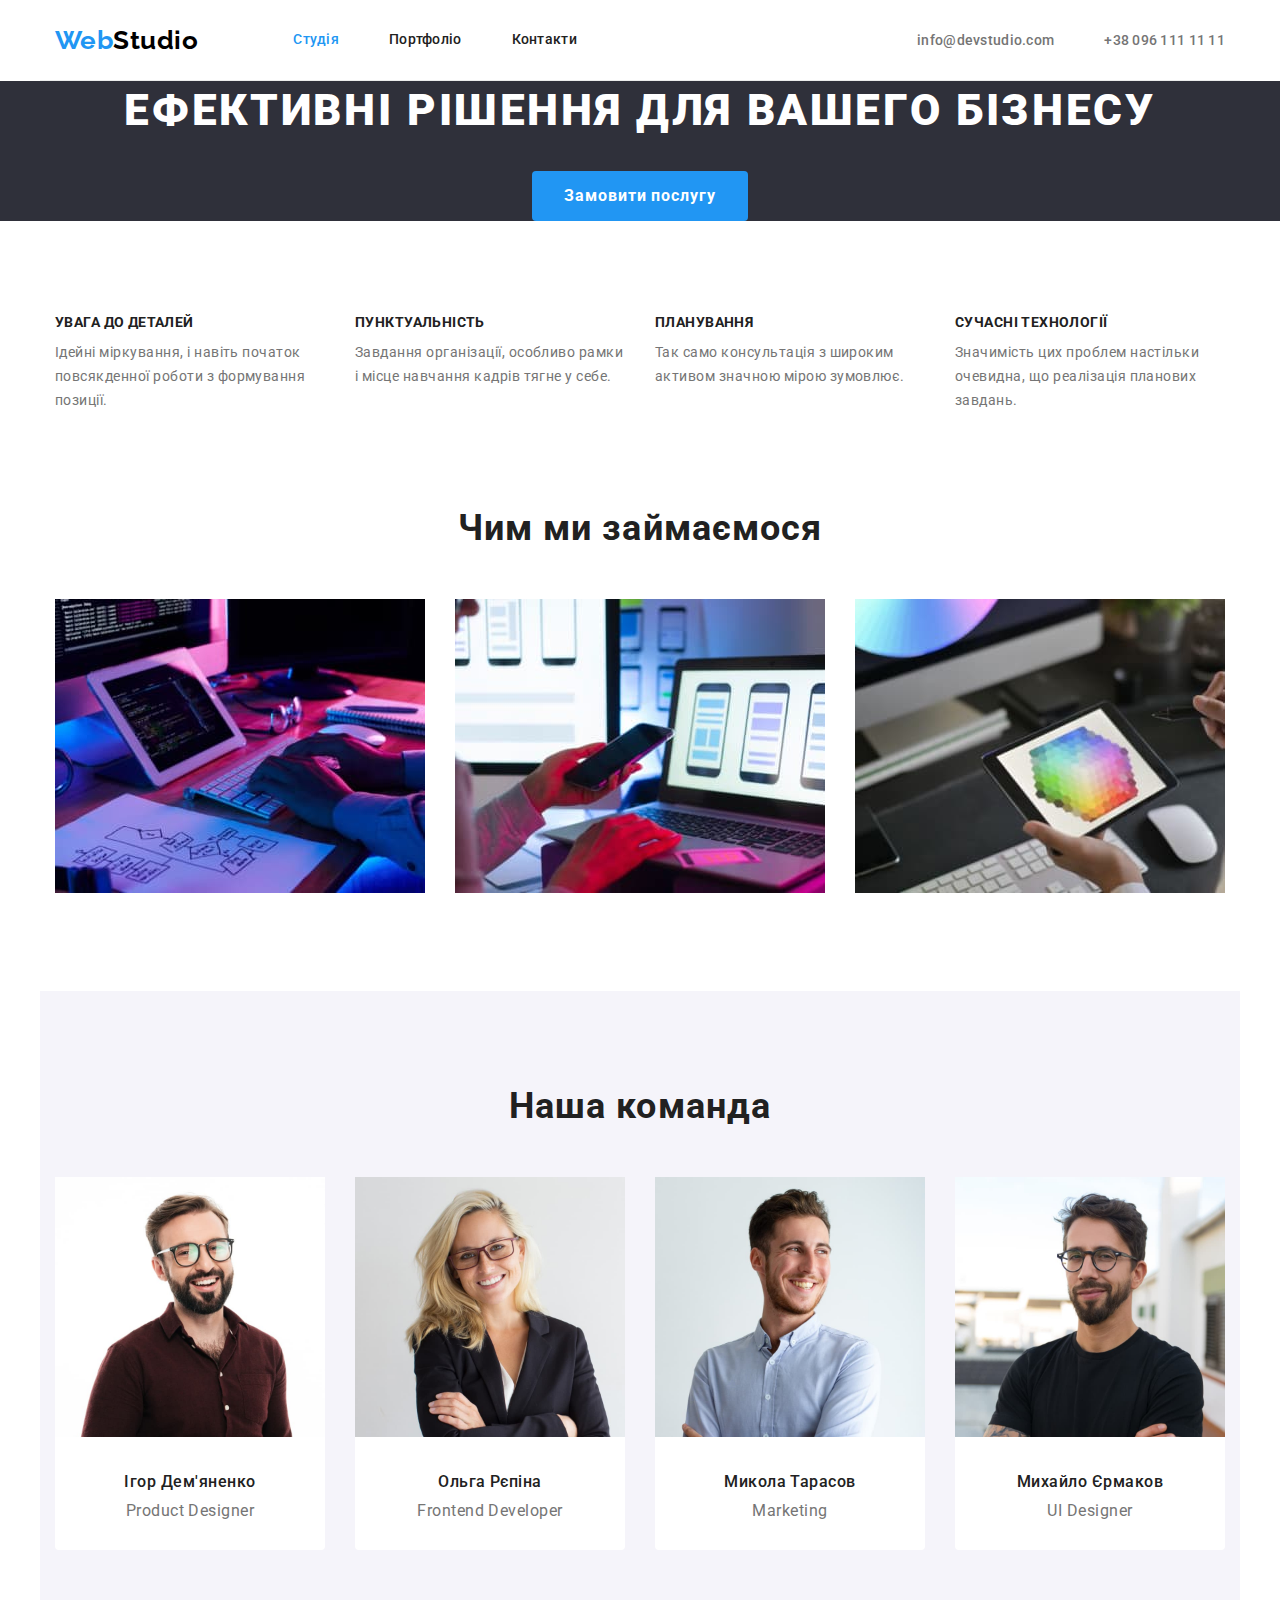
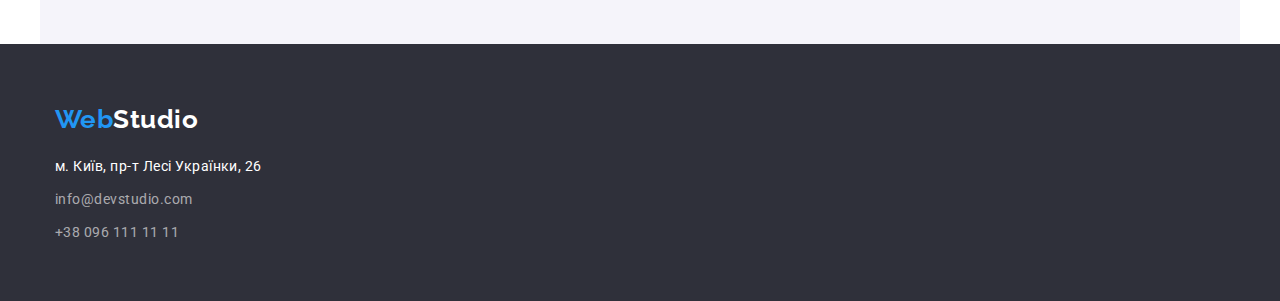
<file: index.html>
<!DOCTYPE html>
<html lang="uk">
<head>
    <meta charset="UTF-8">
    <meta http-equiv="X-UA-Compatible" content="IE=edge">
    <meta name="viewport" content="width=device-width, initial-scale=1.0">
    <title>WebStudio</title>
    <link href="https://fonts.googleapis.com/css2?family=Raleway:wght@700&family=Roboto:wght@400;500;700;900&display=swap" rel="stylesheet">
    <link rel="stylesheet" href="https://cdnjs.cloudflare.com/ajax/libs/modern-normalize/1.1.0/modern-normalize.min.css">
    <link rel="stylesheet" href="./css/styles.css">
</head>
<body>
    <header>
        <div class="container header-item">
            <a href="./index.html" class="logo"><span class="logo-part">Web</span>Studio</a>
            <nav class="nav">
                <ul class="nav-list">
                    <li class="nav-list-item"><a href="./index.html" class="nav-link current">Студія</a></li>
                    <li class="nav-list-item"><a href="./portfolio.html" class="nav-link">Портфоліо</a></li>
                    <li class="nav-list-item"><a href="#" class="nav-link">Контакти</a></li>
                </ul>
            </nav>
            <ul class="contacts-list">
                <li class="contacts-list-item"><a href="mailto:info@devstudio.com" class="contact-link">info@devstudio.com</a></li>
                <li class="contacts-list-item"><a href="tel:+380961111111" class="contact-link">+38 096 111 11 11</a></li>
            </ul>
        </div>
    </header>
    <main>
        <section class="hero">
            <h1 class="hero-title">Ефективні рішення для вашего бізнесу</h1>
            <button type="button" class="hero-button">Замовити послугу</button>
        </section>
        <section class="section features container">
            <h2 class="features-title visually-hidden">Наші переваги</h2>
            <ul class="features-list">
                <li class="features-item">
                    <h3 class="features-name">Увага до деталей</h3>
                    <p class="features-text">
                        Ідейні міркування, і навіть початок повсякденної роботи з формування позиції.
                    </p>
                </li>
                <li class="features-item">
                    <h3 class="features-name">Пунктуальність</h3>
                    <p class="features-text">
                        Завдання організації, особливо рамки і місце навчання кадрів тягне у себе.
                    </p>
                </li>
                <li class="features-item">
                    <h3 class="features-name">Планування</h3>
                    <p class="features-text">
                        Так само консультація з широким активом значною мірою зумовлює.
                    </p>
                </li>
                <li class="features-item">
                    <h3 class="features-name">Сучасні технології</h3>
                    <p class="features-text">
                        Значимість цих проблем настільки очевидна, що реалізація планових завдань.
                    </p>
                </li>
            </ul>
        </section>
        <section class=" section work container">
            <h2 class="work-title">Чим ми займаємося</h2>
            <ul class="work-list">
                <li class="work-item">
                    <img src="images/box_1.jpg" alt="Розробка сайтів" width="370">
                </li>
                <li class="work-item">
                    <img src="images/box_2.jpg" alt="Розробка мобільних додатків" width="370">
                </li>
                <li class="work-item">
                    <img src="images/box_3.jpg" alt="Розробка ігр" width="370">
                </li>
            </ul>
        </section>
        <section class="section team container">
            <h2 class="team-title">Наша команда</h2>
            <ul class="team-members-list">
                <li class="team-card">
                    <img class="team-member-photo" src="images/ihor.jpg" alt="Product Designer" width="270">
                    <h3 class="team-member-name">Ігор Дем'яненко</h3>
                    <p class="team-member-position">Product Designer</p>
                </li>
                <li class="team-card">
                    <img class="team-member-photo" src="images/olha.jpg" alt="Frontend Developer" width="270">
                    <h3 class="team-member-name">Ольга Рєпіна</h3>
                    <p class="team-member-position">Frontend Developer</p>
                </li>
                <li class="team-card">
                    <img class="team-member-photo" src="images/mykola.jpg" alt="Marketing" width="270">
                    <h3 class="team-member-name">Микола Тарасов</h3>
                    <p class="team-member-position">Marketing</p>
                </li>
                <li class="team-card">
                    <img class="team-member-photo" src="images/mykhailo.jpg" alt="UI Designer" width="270">
                    <h3 class="team-member-name">Михайло Єрмаков</h3>
                    <p class="team-member-position">UI Designer</p>
                </li>
            </ul>
        </section>
    </main>
    <footer class="footer">
        <div class="container">
            <a href="./index.html" class="logo"><span class="logo-part">Web</span><span class="footer-logo-part">Studio</span></a>
            <address>
            <ul class="address-list">
                <li class="address-list-item"><a href="https://goo.gl/maps/pS2nYjnish1aGiA88" class="address-link">м. Київ, пр-т Лесі Українки, 26</a></li>
                <li class="address-list-item"><a href="mailto:info@devstudio.com" class="footer-contact-link">info@devstudio.com</a></li>
                <li class="address-list-item"><a href="telto:+380961111111" class="footer-contact-link">+38 096 111 11 11</a></li>
            </ul>
        </address>
        </div>
    </footer>
</body>
</html>
</file>
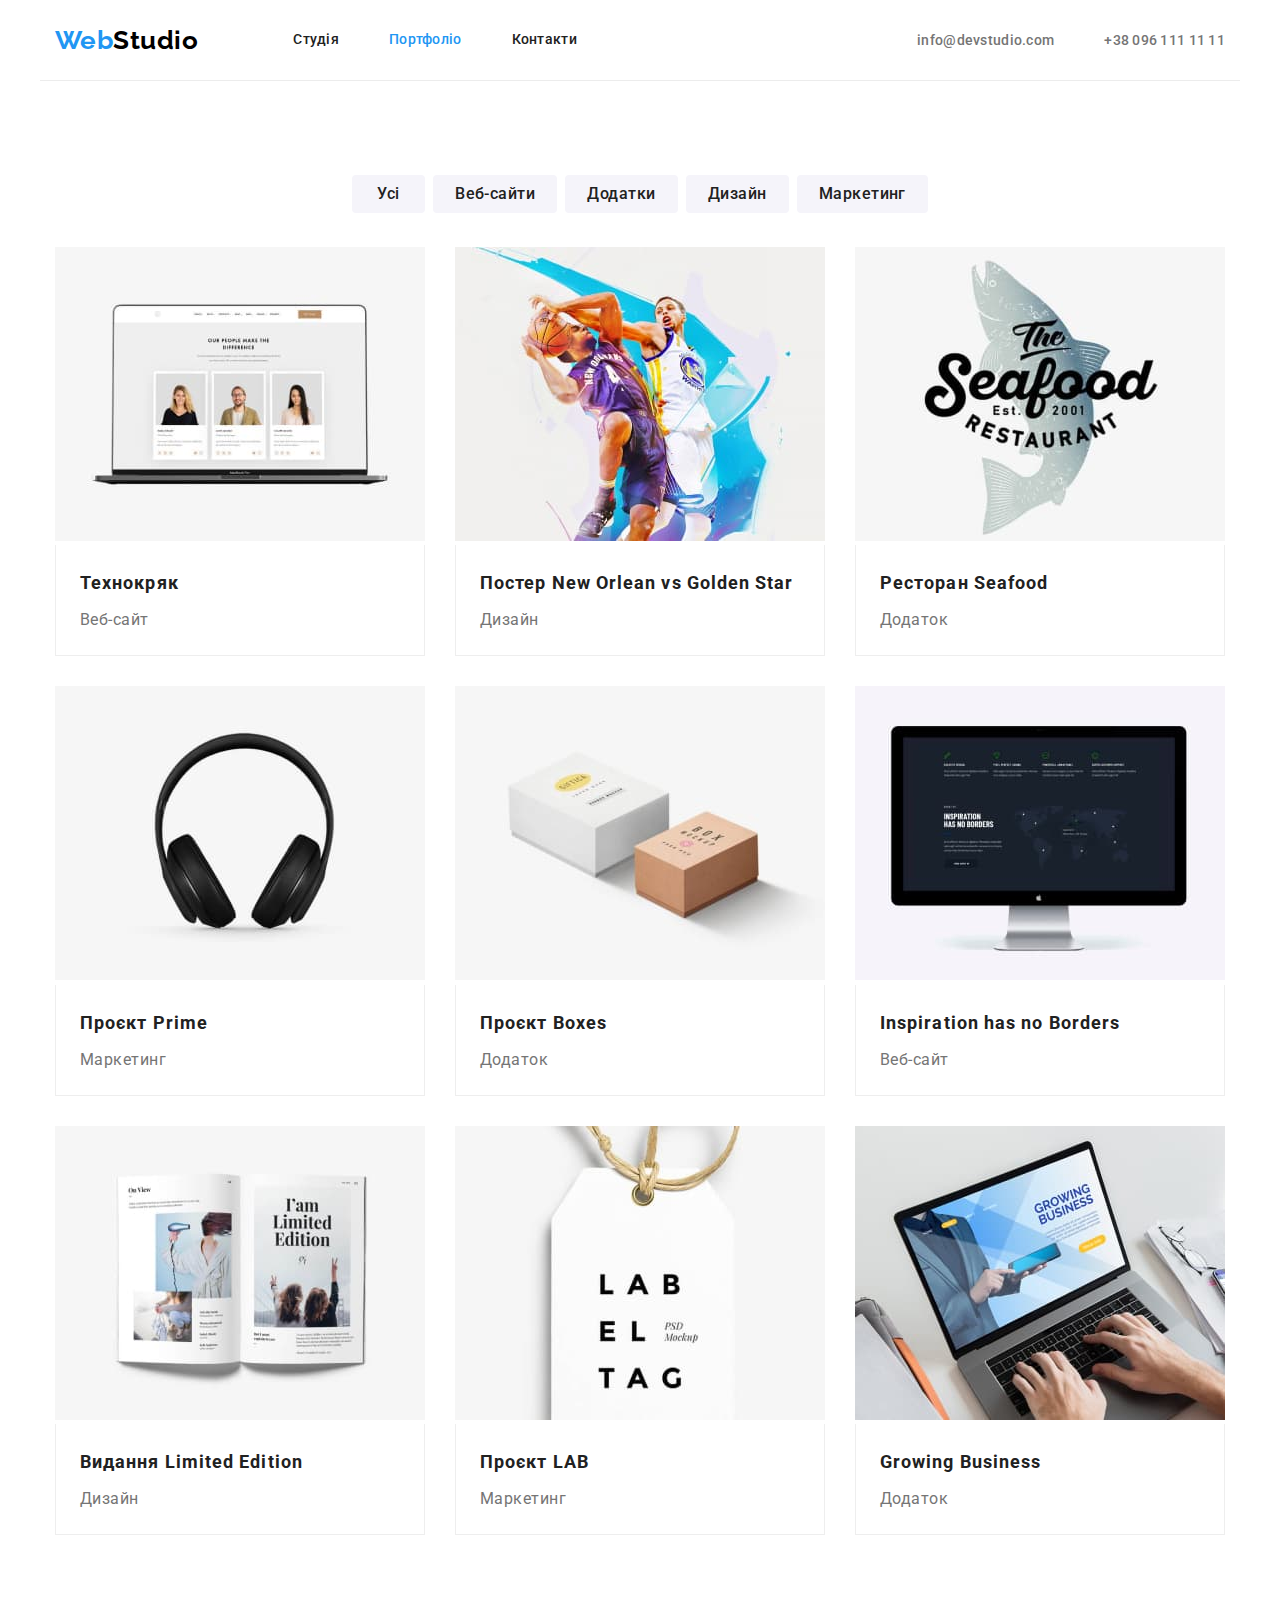
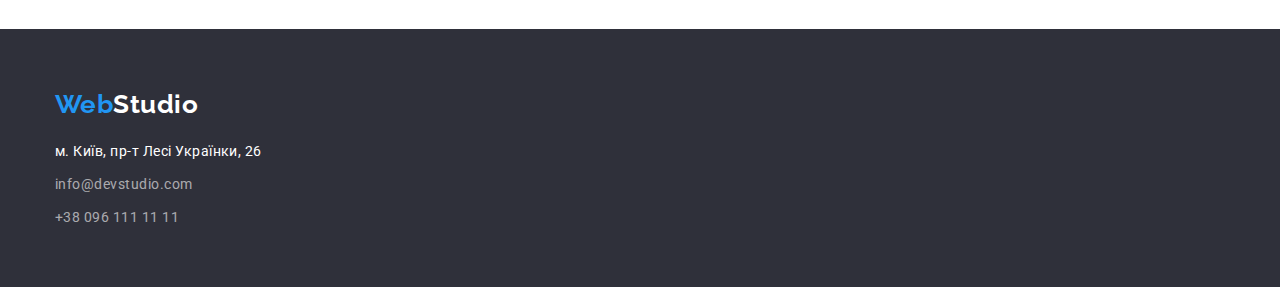
<file: portfolio.html>
<!DOCTYPE html>
<html lang="uk">
<head>
    <meta charset="UTF-8">
    <meta http-equiv="X-UA-Compatible" content="IE=edge">
    <meta name="viewport" content="width=device-width, initial-scale=1.0">
    <title>WebStudio</title>
    <link href="https://fonts.googleapis.com/css2?family=Raleway:wght@700&family=Roboto:wght@400;500;700;900&display=swap" rel="stylesheet">
    <link rel="stylesheet" href="https://cdnjs.cloudflare.com/ajax/libs/modern-normalize/1.1.0/modern-normalize.min.css">
    <link rel="stylesheet" href="./css/styles.css">
</head>
<body>
    <header>
        <div class="container header-item">
            <a href="./index.html" class="logo"><span class="logo-part">Web</span>Studio</a>
            <nav class="nav">
                <ul class="nav-list">
                    <li class="nav-list-item"><a href="./index.html" class="nav-link">Студія</a></li>
                    <li class="nav-list-item"><a href="./portfolio.html" class="nav-link current">Портфоліо</a></li>
                    <li class="nav-list-item"><a href="#" class="nav-link">Контакти</a></li>
                </ul>
            </nav>
            <ul class="contacts-list">
                <li class="contacts-list-item"><a href="mailto:info@devstudio.com" class="contact-link">info@devstudio.com</a></li>
                <li class="contacts-list-item"><a href="tel:+380961111111" class="contact-link">+38 096 111 11 11</a></li>
            </ul>
        </div>
    </header>
    <main>
        <section class="section container">
            <h1 class="visually-hidden">Портфоліо</h1>
            <ul class="buttons-list">
                <li class="buttons-list-item"><button type="button" class="button">Усі</button></li>
                <li class="buttons-list-item"><button type="button" class="button">Веб-сайти</button></li>
                <li class="buttons-list-item"><button type="button" class="button">Додатки</button></li>
                <li class="buttons-list-item"><button type="button" class="button">Дизайн</button></li>
                <li class="buttons-list-item"><button type="button" class="button">Маркетинг</button></li>
            </ul>
            <ul class="projects-list">
                <li class="projects-list-item">
                    <a href="#" class="project-link">
                        <img src="./images/tehnokryak.jpg" alt="Технокряк" width="370">
                        <div class="project-description">
                            <h2 class="project-name">Технокряк</h2>
                            <p class="project-type">Веб-сайт</p>
                        </div>
                    </a>
                </li>
                <li class="projects-list-item">
                    <a href="#" class="project-link">
                        <img src="./images/new-orlean-vs-golden-star.jpg" alt="Постер New Orlean vs Golden Star" width="370">
                        <div class="project-description">
                            <h2 class="project-name">Постер New Orlean vs Golden Star</h2>
                            <p class="project-type">Дизайн</p>
                        </div>
                    </a>
                </li>
                <li class="projects-list-item">
                    <a href="#" class="project-link">
                        <img src="./images/restaurant-seafood.jpg" alt="Ресторан Seafood" width="370">
                        <div class="project-description">
                            <h2 class="project-name">Ресторан Seafood</h2>
                            <p class="project-type">Додаток</p>
                        </div>
                    </a>
                </li>
                <li class="projects-list-item">
                    <a href="#" class="project-link">
                        <img src="./images/project-prime.jpg" alt="Проєкт Prime" width="370">
                        <div class="project-description">
                            <h2 class="project-name">Проєкт Prime</h2>
                            <p class="project-type">Маркетинг</p>
                        </div>
                    </a>
                </li>
                <li class="projects-list-item">
                    <a href="#" class="project-link">
                        <img src="./images/project-boxes.jpg" alt="Проєкт Boxes" width="370">
                        <div class="project-description">
                            <h2 class="project-name">Проєкт Boxes</h2>
                            <p class="project-type">Додаток</p>
                        </div>
                    </a>
                </li>
                <li class="projects-list-item">
                    <a href="#" class="project-link">
                        <img src="./images/inspiration-has-no-borders.jpg" alt="Inspiration has no Borders" width="370">
                        <div class="project-description">
                            <h2 class="project-name">Inspiration has no Borders</h2>
                            <p class="project-type">Веб-сайт</p>
                        </div>
                    </a>
                </li>
                <li class="projects-list-item">
                    <a href="#" class="project-link">
                        <img src="./images/limited-edition.jpg" alt="Видання Limited Edition" width="370">
                        <div class="project-description">
                            <h2 class="project-name">Видання Limited Edition</h2>
                            <p class="project-type">Дизайн</p>
                        </div>
                    </a>
                </li>
                <li class="projects-list-item">
                    <a href="#" class="project-link">
                        <img src="./images/project-lab.jpg" alt="Проєкт LAB" width="370">
                        <div class="project-description">
                            <h2 class="project-name">Проєкт LAB</h2>
                            <p class="project-type">Маркетинг</p>
                        </div>
                    </a>
                </li>
                <li class="projects-list-item">
                    <a href="#" class="project-link">
                        <img src="./images/growing-business.jpg" alt="Growing Business" width="370">
                        <div class="project-description">
                            <h2 class="project-name">Growing Business</h2>
                            <p class="project-type">Додаток</p>
                        </div>
                    </a>
                </li>
            </ul>
        </section>
    </main>
    <footer class="footer">
        <div class="container">
            <a href="./index.html" class="logo"><span class="logo-part">Web</span><span class="footer-logo-part">Studio</span></a>
            <address>
            <ul class="address-list">
                <li class="address-list-item"><a href="https://goo.gl/maps/pS2nYjnish1aGiA88" class="address-link">м. Київ, пр-т Лесі Українки, 26</a></li>
                <li class="address-list-item"><a href="mailto:info@devstudio.com" class="footer-contact-link">info@devstudio.com</a></li>
                <li class="address-list-item"><a href="telto:+380961111111" class="footer-contact-link">+38 096 111 11 11</a></li>
            </ul>
        </address>
        </div>
    </footer>
</body>
</file>
<file: css/styles.css>
/* Основний колір тексту #212121 */
/* Вторичний колір тексту #757575 */
/* Білий #FFFFFF */
/* Білий колір тексту в футері rgba(255, 255, 255, 0.6) */
/* Акцент #2196F3 */

:root {
    --primary-text-color: #212121;
    --secondary-text-color: #757575;
    --accent-color: #2196F3;
    --primary-white-color: #FFFFFF;
    --secondary-bcg-color: #2F303A;
    --grey-color-btn-bcg: #F5F4FA;
    --black-color: #000;
    --hero-btn-color: #188CE8;
}



body {
    
    background-color: var(--primary-white-color);
    color: var(--primary-text-color);
    font-family: 'Roboto', sans-serif;
    letter-spacing: 0.03em;
}

ul {
    margin: 0;
    padding: 0;
}

h1, h2, h3, h4, h5, h6 {
    margin-top: 0;
    margin-bottom: 0;
}

p {
    margin-top: 0;
    margin-bottom: 0;
}

.container {
    width: 1200px;
    padding: 0 15px;
    margin-left: auto;
    margin-right: auto;
}

.nav-list,
.contacts-list,
.features-list,
.work-list,
.team-members-list,
.address-list,
.buttons-list,
.projects-list {
    list-style: none;
}

.visually-hidden {
    position: absolute;
    white-space: nowrap;
    width: 1px;
    height: 1px;
    overflow: hidden;
    border: 0;
    padding: 0;
    clip: rect(0 0 0 0);
    clip-path: inset(50%);
    margin: -1px;
}

/* header */

.header-item {
    display: flex;
    align-items: center;
    border-bottom: 1px solid #ECECEC;
}

.logo {
    color: var(--black-color);
    font-family: 'Raleway', sans-serif;
    font-weight: 700;
    font-size: 26px;
    line-height: 1.19;
    text-decoration: none;
}

.logo-part {
    color: var(--accent-color);
}

.nav {

}

.nav-list {
    display: flex;
    margin-left: 95px;
}

.nav-list-item + .nav-list-item {
    margin-left: 50px;
}

.nav-link {
    display: block;
    padding-top: 32px;
    padding-bottom: 32px;

    color: var(--primary-text-color);
    font-weight: 500;
    font-size: 14px;
    line-height: 1.14;
    letter-spacing: 0.02em;
    text-decoration: none;
}

.nav-link.current {
    color: var(--accent-color);
}

.nav-link:hover,
.nav-link:focus,
.contact-link:hover,
.contact-link:focus {
    color: var(--accent-color);
}

.contacts-list {
    display: flex;
    margin-left: auto;
}

.contacts-list-item + .contacts-list-item {
    margin-left: 50px;
}

.contact-link {
    color: var(--secondary-text-color);
    font-weight: 500;
    font-size: 14px;
    line-height: 1.14;
    letter-spacing: 0.02em;
    text-decoration: none;
}

/* footer  */

.footer {
    padding-top: 60px;
    padding-bottom: 57px;

    background-color: var(--secondary-bcg-color);
}

.footer-logo-part {
    color: var(--primary-white-color);
}

.address-list {
    margin-top: 20px;

    font-style: normal;
    font-weight: 400;
    font-size: 14px;
    line-height: 1.71;
}

.address-list-item + .address-list-item {
    margin-top: 9px;
}

.address-link {
    color: var(--primary-white-color);
    text-decoration: none;
}

.address-link:hover,
.address-link:focus {
    color: var(--accent-color);
}

.footer-contact-link:hover,
.footer-contact-link:focus {
    color: var(--accent-color);
}


.footer-contact-link {
    color:rgba(255, 255, 255, 0.6);
    text-decoration: none;
}

/* Студія */
/* main  */
/* hero  */

.hero {
    background-color: var(--secondary-bcg-color);
    text-align: center;
}

.hero-title {
    margin-bottom: 30px;

    color: var(--primary-white-color);
    font-weight: 900;
    font-size: 44px;
    line-height: 1.36;
    letter-spacing: 0.06em;
    text-transform: uppercase;
}

.hero-button {
    min-width: 214px;
    border-radius: 4px;
    border-width: 0;
    border-color: transparent;
    padding: 10px 32px;
    
    background-color: var(--accent-color);
    color: var(--primary-white-color);
    cursor: pointer;
    font-family: inherit;
    font-weight: 700;
    font-size: 16px;
    line-height: 1.88;
    text-align: center;
    letter-spacing: 0.06em;
}

.hero-button:hover,
.hero-button:focus {
    background-color: var(--hero-btn-color);
}

/* sections  */

.section {
    padding-top: 94px;
    padding-bottom: 94px;
}

.features-title,
.work-title,
.team-title {
    font-weight: 700;
    font-size: 36px;
    line-height: 1.17;
    text-align: center;
    letter-spacing: 0.03em;
}

/* features  */

.features-list {
    display: flex;
}

.features-item + .features-item {
    min-width: 270px;
    margin-left: 30px;
}

.features-name {
    margin-bottom: 10px;

    font-weight: 700;
    font-size: 14px;
    line-height: 1.14;
    letter-spacing: 0.03em;
    text-transform: uppercase;
}

.features-text {
    color: var(--secondary-text-color);
    font-size: 14px;
    line-height: 1.71;
}

/* work */

.work {
    padding-top: 0;
}

.work-title {
    margin-bottom: 50px;
}

.work-list {
    display: flex;
}

.work-item + .work-item {
    margin-left: 30px;
}

/* team  */

.team {
    background-color: var(--grey-color-btn-bcg);
}

.team-title {
    margin-bottom: 50px;
}

.team-members-list {
    display: flex;
}

.team-card + .team-card {
    margin-left: 30px;
}

.team-card {
    padding-bottom: 30px;
    border-bottom-left-radius: 4px;
    border-bottom-right-radius: 4px;

    background-color: var(--primary-white-color);
}

.team-member-photo {
    margin-bottom: 30px;
}

.team-member-name {
    margin-bottom: 10px;

    font-weight: 500;
    font-size: 16px;
    line-height: 1.19;
    text-align: center;
}

.team-member-position {
    color: var(--secondary-text-color);
    font-size: 16px;
    line-height: 1.19;
    text-align: center;
}



/* portfolio page */

.buttons-list {
    display: flex;
    justify-content: center;
}

.buttons-list-item + .buttons-list-item {
    margin-left: 8px;
}

.buttons-list-item {
    margin-bottom: 34px;
}

.button {
    min-width: 73px;
    padding: 6px 22px;
    border-radius: 4px;
    border-width: 0;
    border-color: transparent;

    background-color:var(--grey-color-btn-bcg);
    color: var(--primary-text-color);
    cursor: pointer;
    font-family: inherit;
    font-weight: 500;
    font-size: 16px;
    line-height: 1.62;
    text-align: center;
    letter-spacing: 0.03em;
}

.button:hover,
.button:focus {
    background-color: var(--accent-color);
    color: var(--primary-white-color);
}

.projects-list {
    display: flex;
    flex-wrap: wrap;
}

.projects-list-item {
    flex-basis: calc(100% / 3 - 60px);
}

.projects-list-item:not(:nth-child(3n)) {
    margin-right: 30px;
}

.projects-list-item:not(:nth-last-child(-n+3)) {
    margin-bottom: 30px;
}

.project-link {
    text-decoration: none;
}

.project-description {
    padding-top: 20px;
    padding-right: 24px;
    padding-bottom: 20px;
    padding-left: 24px;
    border-right: 1px solid #EEEEEE;
    border-bottom: 1px solid #EEEEEE;
    border-left: 1px solid #EEEEEE;
}

.project-name {
    margin-bottom: 4px;

    color: var(--primary-text-color);
    font-weight: 700;
    font-size: 18px;
    line-height: 2.0;
    letter-spacing: 0.06em;
}

.project-type {
    color: var(--secondary-text-color);
    font-size: 16px;
    line-height: 1.88;
}
</file>
